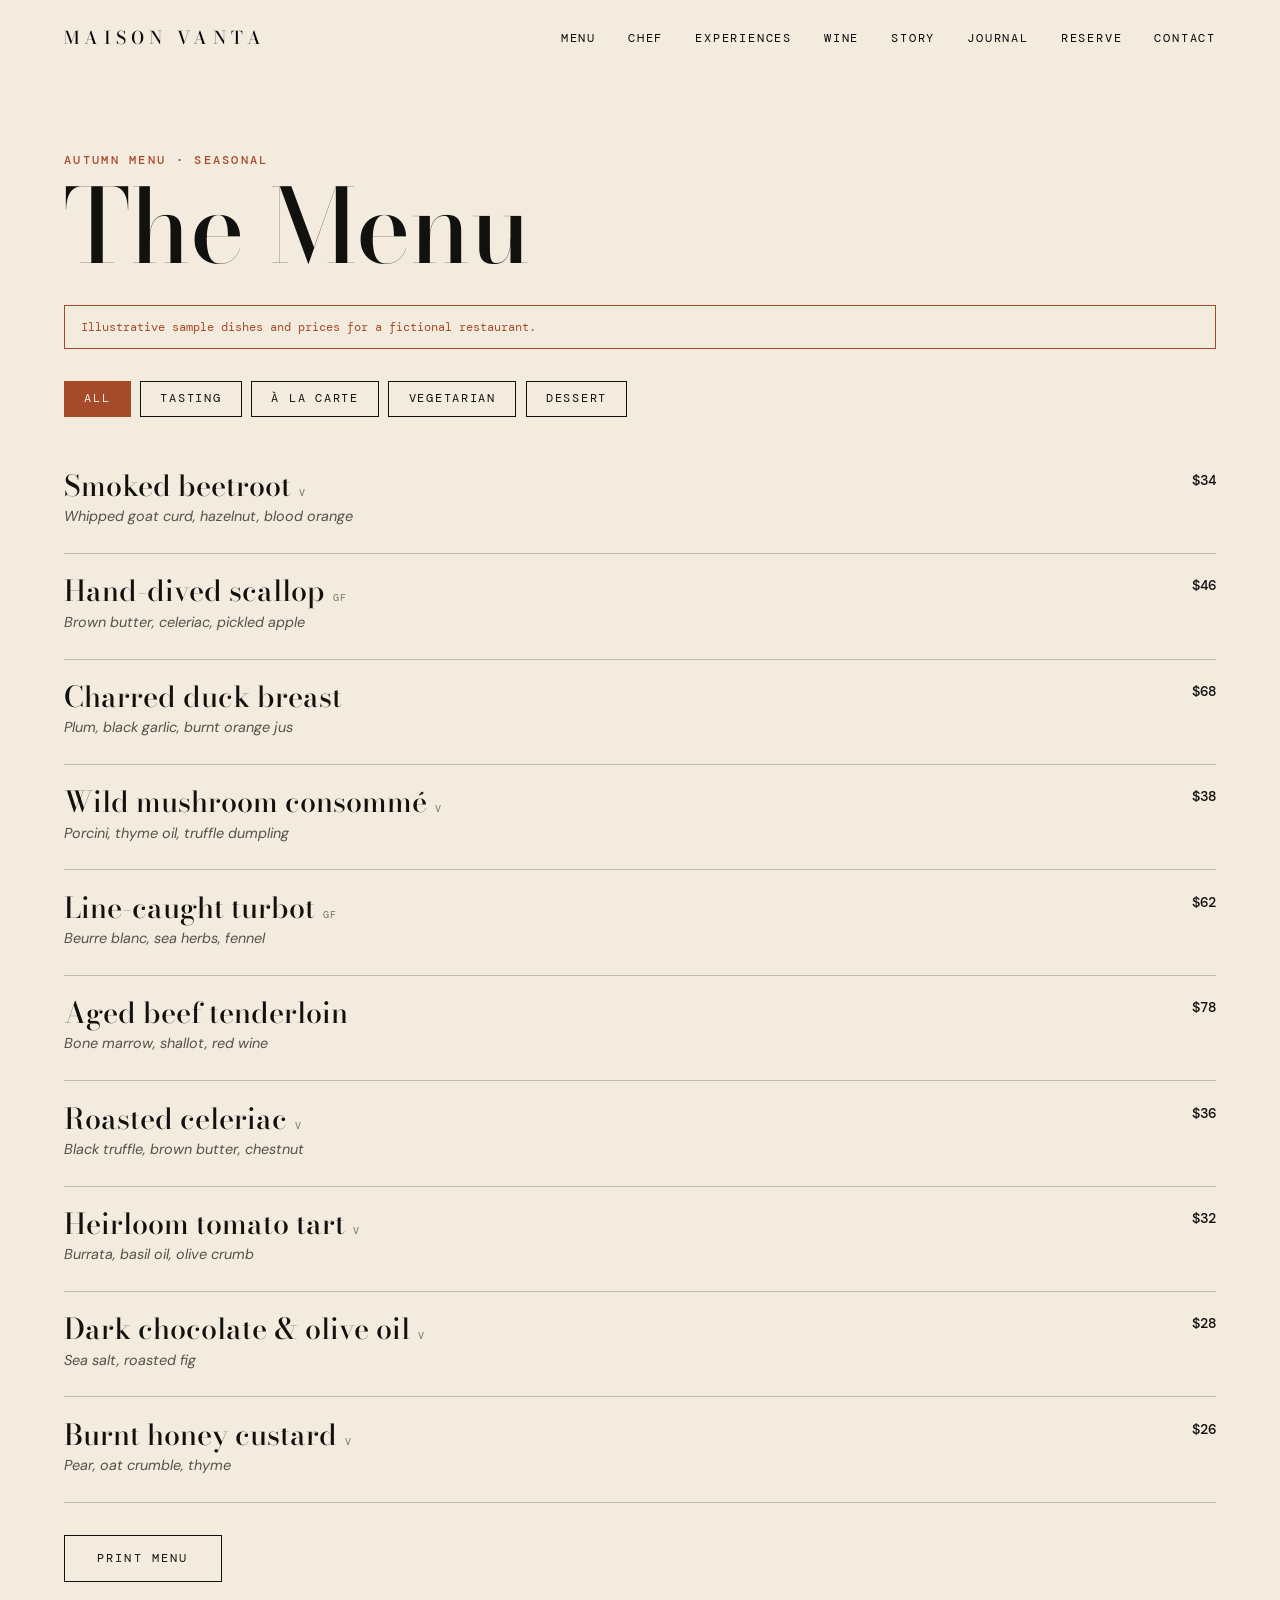
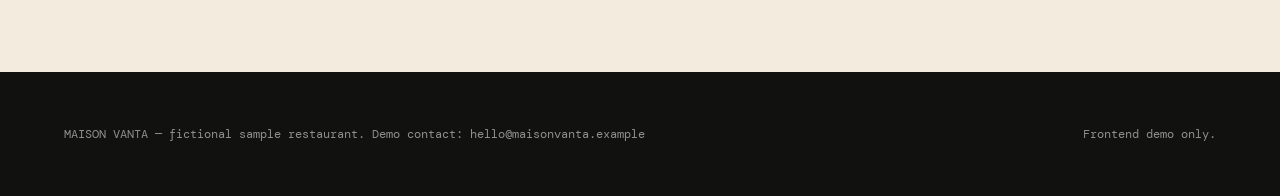
<file: html/menu.html>
<!DOCTYPE html><html lang="en"><head><meta charset="utf-8"><meta name="viewport" content="width=device-width,initial-scale=1"><title>Menu — MAISON VANTA</title>
<link href="https://fonts.googleapis.com/css2?family=Bodoni+Moda:ital,wght@0,500;1,500&family=DM+Sans:wght@400;500&family=DM+Mono&display=swap" rel="stylesheet"><link rel="stylesheet" href="../css/styles.css">
<style>@media print{nav,footer,.tabs,.demo{display:none}body{background:#fff;color:#000}}</style></head>
<body data-root="../"><main class="page parch" style="padding:16vh 5vw 10vh"><span class="label">Autumn menu · Seasonal</span><h1>The Menu</h1>
<p class="demo" style="color:var(--burnt);border-color:var(--burnt)">Illustrative sample dishes and prices for a fictional restaurant.</p>
<div class="tabs" role="group" aria-label="Menu categories"></div><div id="list" aria-live="polite"></div>
<p style="margin-top:2rem"><button class="btn" onclick="print()" style="background:none;color:inherit;border-color:currentColor;cursor:pointer">Print menu</button></p></main>
<script src="../js/data.js"></script><script>
const C={all:'All',tasting:'Tasting',alacarte:'À la carte',vegetarian:'Vegetarian',dessert:'Dessert'};
const t=document.querySelector('.tabs'),l=document.getElementById('list');
function show(k){t.querySelectorAll('button').forEach(b=>b.setAttribute('aria-pressed',b.dataset.k===k));
l.innerHTML=DISHES.filter(d=>k==='all'||d.cat===k).map(d=>`<a class="dish" href="dish-detail.html?dish=${d.id}" style="text-decoration:none"><div><h3>${d.name}<span class="tag">${d.tag}</span></h3><em>${d.desc}</em></div><b>$${d.price}</b></a>`).join('')}
t.innerHTML=Object.entries(C).map(([k,v])=>`<button data-k="${k}" aria-pressed="false">${v}</button>`).join('');
t.onclick=e=>{if(e.target.dataset.k)show(e.target.dataset.k)};show('all');
</script><script src="../js/shared.js"></script></body></html>
</file>
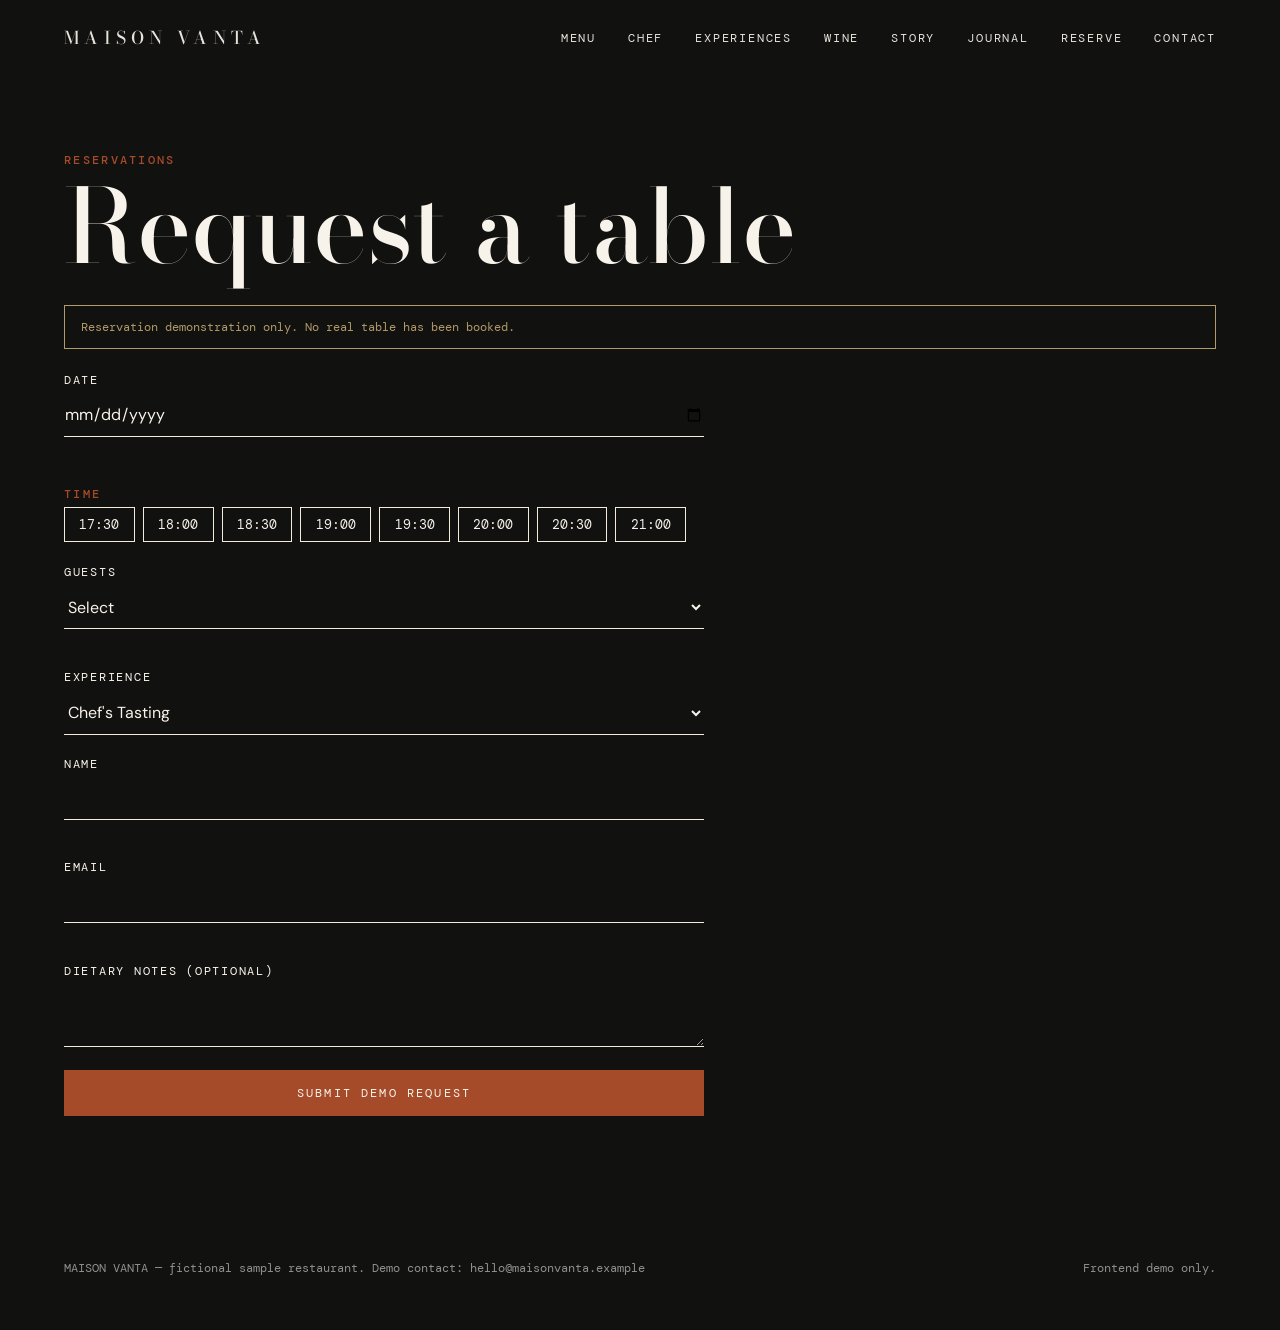
<file: html/reservations.html>
<!DOCTYPE html><html lang="en"><head><meta charset="utf-8"><meta name="viewport" content="width=device-width,initial-scale=1"><title>Reservations — MAISON VANTA</title>
<link href="https://fonts.googleapis.com/css2?family=Bodoni+Moda:ital,wght@0,500;1,500&family=DM+Sans:wght@400;500&family=DM+Mono&display=swap" rel="stylesheet"><link rel="stylesheet" href="../css/styles.css"></head>
<body data-root="../"><main class="page" style="padding:16vh 5vw 10vh"><span class="label">Reservations</span><h1>Request a table</h1>
<p class="demo" role="note">Reservation demonstration only. No real table has been booked.</p>
<form id="f" novalidate>
<label>Date<input type="date" name="date" required><span class="err" role="alert"></span></label>
<div><span class="label">Time</span><div class="slots" role="group" aria-label="Time"></div><input type="hidden" name="time"><span class="err" role="alert"></span></div>
<label>Guests<select name="guests" required><option value="">Select</option><option>1</option><option>2</option><option>3</option><option>4</option><option>5</option><option>6</option></select><span class="err" role="alert"></span></label>
<label>Experience<select name="exp"><option>Chef's Tasting</option><option>Seasonal Dining</option><option>Chef's Counter</option><option>Wine Pairing</option></select></label>
<label>Name<input name="name" autocomplete="name" required><span class="err" role="alert"></span></label>
<label>Email<input type="email" name="email" autocomplete="email" required><span class="err" role="alert"></span></label>
<label>Dietary notes (optional)<textarea name="diet" rows="2"></textarea></label>
<button class="btn fill" style="cursor:pointer;color:inherit">Submit demo request</button></form>
<div class="ok" id="ok" hidden tabindex="-1"><span class="label">Demo confirmation</span><h2>Thank you, <span id="n"></span>.</h2><p>This is a demonstration. No real table has been booked and nothing was sent.</p><p class="demo" id="ref"></p><button class="btn" id="rs" style="background:none;color:inherit;cursor:pointer">Reset</button></div></main>
<script>
const f=document.getElementById('f'),ok=document.getElementById('ok'),s=f.querySelector('.slots'),h=f.time;
s.innerHTML=['17:30','18:00','18:30','19:00','19:30','20:00','20:30','21:00'].map(t=>`<button type="button" aria-pressed="false">${t}</button>`).join('');
s.onclick=e=>{if(e.target.tagName!=='BUTTON')return;h.value=e.target.textContent;s.querySelectorAll('button').forEach(b=>b.setAttribute('aria-pressed',b===e.target))};
f.date.min=new Date().toISOString().slice(0,10);
function bad(el,m){const e=el.closest('label,div').querySelector('.err');e.textContent=m;if(el.type!=='hidden')el.setAttribute('aria-invalid',!!m);return !!m}
f.onsubmit=e=>{e.preventDefault();let x=0;
x|=bad(f.date,!f.date.value||f.date.value<f.date.min?'Choose a future date.':'');
x|=bad(h,h.value?'':'Select a time.');
x|=bad(f.guests,f.guests.value?'':'Select party size.');
x|=bad(f.name,f.name.value.trim().length<2?'Enter your name.':'');
x|=bad(f.email,/^[^@\s]+@[^@\s]+\.[^@\s]+$/.test(f.email.value)?'':'Enter a valid email.');
if(x){f.querySelector('[aria-invalid=true]')?.focus();return}
document.getElementById('n').textContent=f.name.value.trim();
document.getElementById('ref').textContent='Demo ref: MV-DEMO-'+Math.random().toString(36).slice(2,8).toUpperCase()+' · '+f.date.value+' '+h.value+' · '+f.guests.value+' guests';
f.hidden=false;f.style.display='none';ok.hidden=false;ok.focus()};
document.getElementById('rs').onclick=()=>{f.reset();h.value='';s.querySelectorAll('button').forEach(b=>b.setAttribute('aria-pressed',false));f.style.display='';ok.hidden=true};
</script><script src="../js/shared.js"></script></body></html>
</file>
<file: css/styles.css>
:root{--ink:#111110;--char:#421F25;--burnt:#A64B2A;--blood:#B49A69;--parch:#F3EBDD;--bone:#F8F3EA;--olive:#73745A;--serif:'Bodoni Moda','Cormorant Garamond',Georgia,serif;--sans:'DM Sans',system-ui,sans-serif;--mono:'DM Mono',ui-monospace,monospace}
*{box-sizing:border-box;margin:0}html{scroll-behavior:smooth}
body{background:var(--ink);color:var(--bone);font:400 1.05rem/1.75 var(--sans);overflow-x:hidden}
img{max-width:100%;display:block;object-fit:cover}
a{color:inherit}:focus-visible{outline:2px solid var(--blood);outline-offset:3px}
.label{font:500 .72rem var(--mono);letter-spacing:.2em;text-transform:uppercase;color:var(--burnt)}
h1,h2,h3{font-family:var(--serif);font-weight:500;line-height:1.05}
h1{font-size:clamp(3rem,9vw,8rem)}h2{font-size:clamp(2.2rem,5vw,4.5rem)}
nav{position:fixed;inset:0 0 auto;display:flex;justify-content:space-between;align-items:center;padding:1.4rem 5vw;z-index:10;mix-blend-mode:difference}
nav .logo{font:500 1.1rem var(--serif);letter-spacing:.3em;text-decoration:none}
nav ul{display:flex;gap:2rem;list-style:none;padding:0}nav a{text-decoration:none;font:.75rem var(--mono);letter-spacing:.15em;text-transform:uppercase}
.btn{display:inline-block;padding:.9rem 2rem;border:1px solid var(--bone);text-decoration:none;font:.75rem var(--mono);letter-spacing:.18em;text-transform:uppercase;transition:.3s}
.btn.fill{background:var(--burnt);border-color:var(--burnt)}.btn:hover{background:var(--bone);color:var(--ink)}
.hero{position:relative;min-height:100svh;display:grid;align-items:end;padding:0 5vw 8vh;overflow:hidden}
.hero .bg{position:absolute;inset:0;background:radial-gradient(circle at 70% 30%,#3a2218,var(--ink) 70%)}
.hero .bg img{width:100%;height:115%;opacity:.55}.hero .bg::after{content:"";position:absolute;inset:0;background:linear-gradient(0deg,var(--ink),transparent 60%)}
.hero>*:not(.bg){position:relative}
.line{overflow:hidden;display:block}.line span{display:block}
.hero p{max-width:34rem;margin:1.5rem 0 2rem;color:var(--parch)}
.ember{position:absolute;right:12vw;top:30vh;width:90px;height:90px;border-radius:50%;background:radial-gradient(var(--blood),transparent 70%);filter:blur(8px);animation:pulse 4s ease-in-out infinite}
@keyframes pulse{50%{transform:scale(1.5);opacity:.5}}
section{padding:14vh 5vw}.parch{background:var(--parch);color:var(--ink)}
.split{display:grid;grid-template-columns:1fr 1fr;gap:6vw;align-items:center}
.split img{aspect-ratio:4/5;width:100%}.split .tall{margin-top:-6vh}
.reveal{overflow:hidden}.reveal img{transform:scale(1.25)}
.rail{display:flex;gap:3vw;width:max-content;padding:0 5vw}
.rail article{width:min(70vw,420px)}.rail img{aspect-ratio:3/4;width:100%}
.rail h3{font-size:2rem;margin:1rem 0 .3rem}.rail small{font:.72rem var(--mono);color:var(--burnt);letter-spacing:.15em}
.dish{display:flex;justify-content:space-between;border-bottom:1px solid #0003;padding:1.4rem 0;gap:2rem}
.dish h3{font-size:1.8rem}.dish em{font-size:.9rem;opacity:.7}.dish b{font:500 .9rem var(--mono)}
.cta{text-align:center;background:var(--char)}.cta h2{margin:1rem 0 2rem}
footer{padding:6vh 5vw;font:.75rem var(--mono);color:#fff8;display:flex;justify-content:space-between;flex-wrap:wrap;gap:1rem}
@media(max-width:800px){.split{grid-template-columns:1fr}nav ul{display:none}.split .tall{margin:0}}
@media(prefers-reduced-motion:reduce){*{animation:none!important;transition:none!important}}
.page{padding-top:16vh;min-height:100svh}.page h1{font-size:clamp(2.8rem,8vw,6.5rem)}
.tabs{display:flex;gap:.6rem;flex-wrap:wrap;margin:2rem 0}.tabs button{background:none;color:inherit;border:1px solid currentColor;padding:.6rem 1.2rem;font:.72rem var(--mono);letter-spacing:.15em;text-transform:uppercase;cursor:pointer}
.tabs button[aria-pressed=true]{background:var(--burnt);border-color:var(--burnt);color:var(--bone)}
.dish .tag{font:.65rem var(--mono);color:var(--olive);letter-spacing:.12em;margin-left:.5rem}
.demo{font:.75rem var(--mono);border:1px solid var(--blood);color:var(--blood);padding:.8rem 1rem;margin:1.5rem 0}
form{display:grid;gap:1.4rem;max-width:40rem}label{font:.72rem var(--mono);letter-spacing:.15em;text-transform:uppercase;display:grid;gap:.4rem}
input,select,textarea{background:transparent;border:0;border-bottom:1px solid var(--parch);color:inherit;font:1rem var(--sans);padding:.6rem 0}select option{color:#111}
.err{color:#e98a6a;font:.75rem var(--mono);min-height:1em}[aria-invalid=true]{border-color:#e98a6a}
.slots{display:flex;gap:.5rem;flex-wrap:wrap}.slots button{background:none;color:inherit;border:1px solid var(--parch);padding:.5rem .9rem;font:.8rem var(--mono);cursor:pointer}.slots button[aria-pressed=true]{background:var(--blood);color:var(--ink)}
.ok{border:1px solid var(--blood);padding:2rem;max-width:40rem}.ok h2{font-size:2.4rem}
.burger{display:none;background:none;border:0;color:inherit;font:.75rem var(--mono);letter-spacing:.15em}
@media(max-width:800px){.burger{display:block}nav ul.open{display:flex;position:fixed;inset:0;background:var(--ink);flex-direction:column;justify-content:center;align-items:center;gap:2rem}nav ul.open a{font-size:1.2rem}}
details.art{border-bottom:1px solid #0003;padding:1.2rem 0}details.art summary{cursor:pointer;list-style:none;display:flex;justify-content:space-between;gap:1rem}details.art h3{font-size:1.7rem}details.art p{margin-top:.8rem;max-width:44rem}
.block{padding:12vh 5vw}.block h2{margin-bottom:2rem}.split.flip>div:first-child{order:2}@media(max-width:800px){.split.flip>div:first-child{order:0}}
.swiper{padding-bottom:3rem}.swiper-slide img{aspect-ratio:4/5;width:100%;object-fit:cover}.swiper-slide h3{font-size:1.6rem;margin-top:.8rem}.swiper-slide small{font:.7rem var(--mono);color:var(--blood);letter-spacing:.12em}
.swiper-button-prev,.swiper-button-next,.swiper-pagination-bullet-active{color:var(--blood)!important;background:none}.swiper-pagination-bullet-active{background:var(--blood)!important}
.map{position:relative;height:340px;background:linear-gradient(90deg,#0002 1px,transparent 1px) 0 0/48px 48px,linear-gradient(#0002 1px,transparent 1px) 0 0/48px 48px,var(--parch);display:grid;place-items:center;color:var(--ink)}
.map i{width:22px;height:22px;border-radius:50% 50% 50% 0;transform:rotate(-45deg);background:var(--burnt)}.map span{font:.75rem var(--mono);letter-spacing:.15em;margin-top:.6rem}
.f-row{display:flex;gap:.5rem;flex-wrap:wrap;margin-bottom:2rem}.f-row button{background:none;color:inherit;border:1px solid currentColor;padding:.5rem 1rem;font:.72rem var(--mono);letter-spacing:.12em;text-transform:uppercase;cursor:pointer}.f-row button[aria-pressed=true]{background:var(--burnt);border-color:var(--burnt);color:var(--bone)}
</file>
